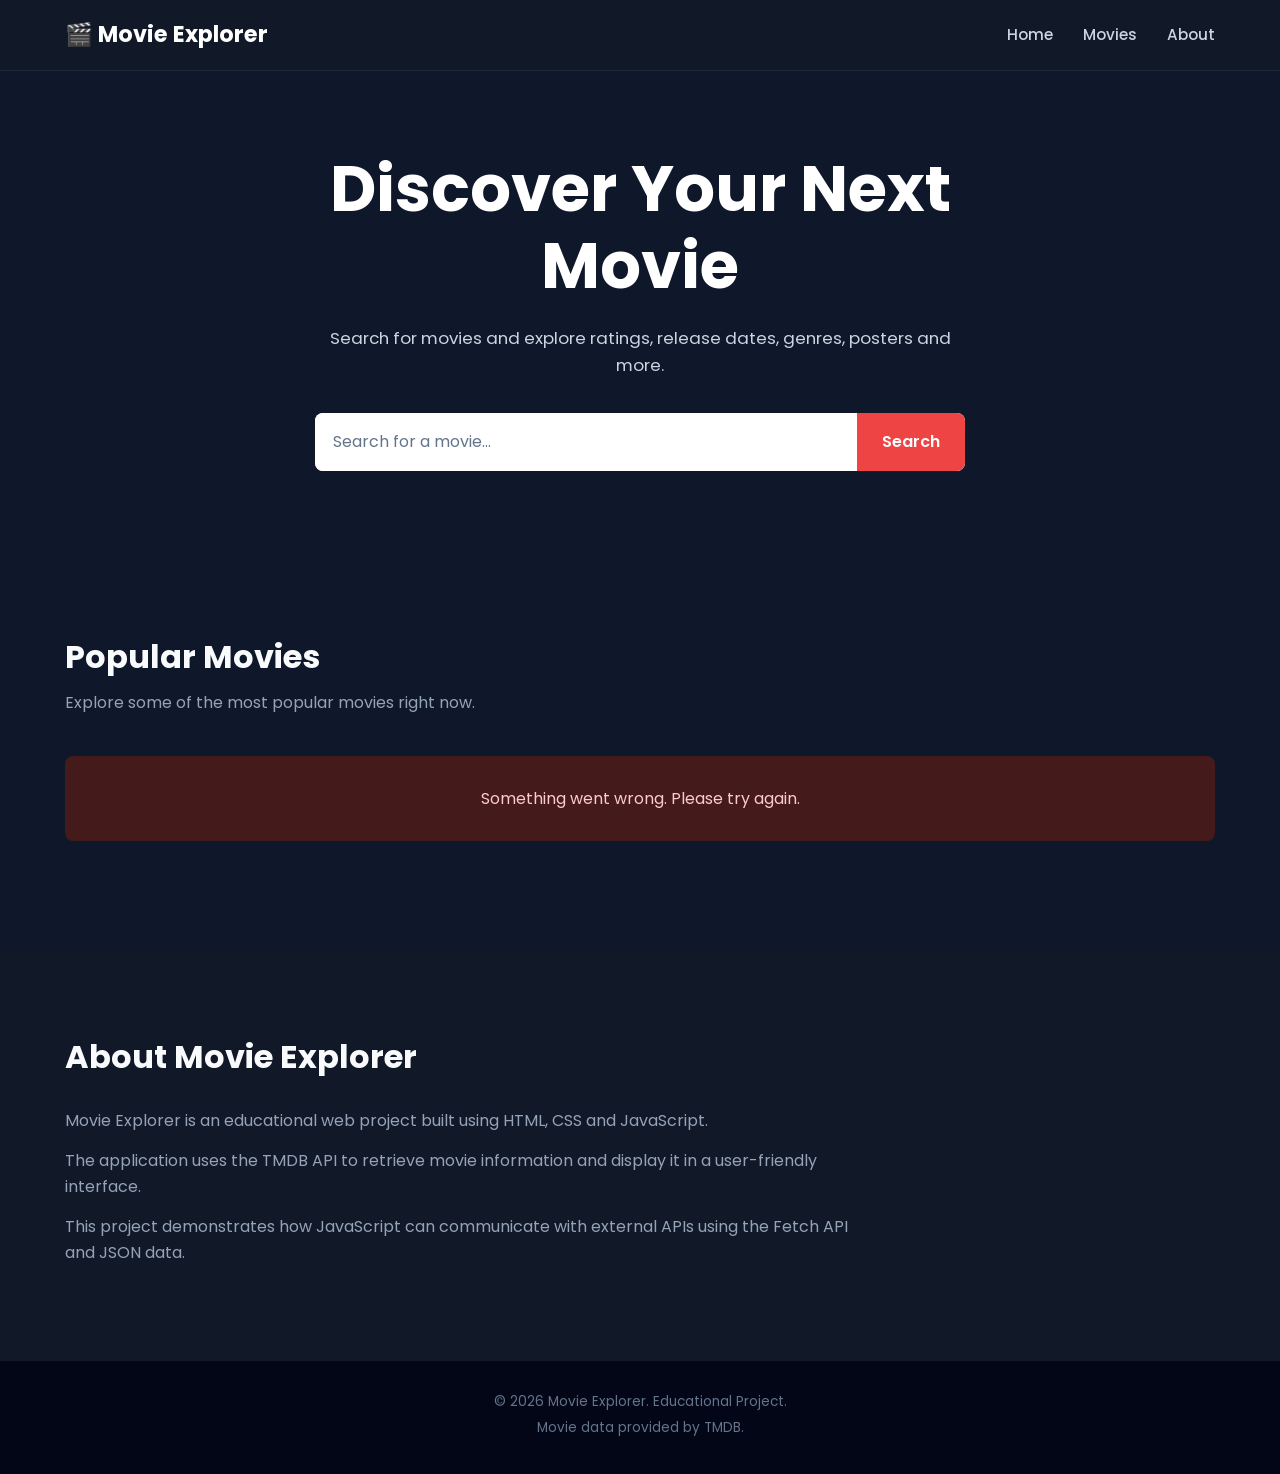
<file: Movie Explorer/index.html>
<!doctype html>
<html lang="en">
  <head>
    <meta charset="UTF-8" />

    <meta name="viewport" content="width=device-width, initial-scale=1.0" />

    <meta
      name="description"
      content="Movie Explorer - Discover movies, ratings, release dates and more."
    />

    <title>Movie Explorer</title>

    <!-- Google Font -->
    <link rel="preconnect" href="https://fonts.googleapis.com" />
    <link rel="preconnect" href="https://fonts.gstatic.com" crossorigin />

    <link
      href="https://fonts.googleapis.com/css2?family=Poppins:wght@300;400;500;600;700&display=swap"
      rel="stylesheet"
    />

    <!-- CSS -->
    <link rel="stylesheet" href="style.css" />
  </head>

  <body>
    <!-- =========================
         HEADER
    ========================== -->
    <header class="site-header">
      <div class="container navbar">
        <!-- Logo -->
        <a href="#" class="logo"> 🎬 Movie Explorer </a>

        <!-- Navigation -->
        <nav class="main-nav" aria-label="Main Navigation">
          <ul>
            <li>
              <a href="#home">Home</a>
            </li>

            <li>
              <a href="#movies">Movies</a>
            </li>

            <li>
              <a href="#about">About</a>
            </li>
          </ul>
        </nav>
      </div>
    </header>

    <!-- =========================
         MAIN CONTENT
    ========================== -->
    <main>
      <!-- =========================
             HERO SECTION
        ========================== -->
      <section id="home" class="hero">
        <div class="container hero-content">
          <h1>Discover Your Next Movie</h1>

          <p>
            Search for movies and explore ratings, release dates, genres,
            posters and more.
          </p>

          <!-- Search -->
          <form class="search-form" id="searchForm">
            <label for="searchInput" class="sr-only">
              Search for a movie
            </label>

            <input
              type="search"
              id="searchInput"
              name="movie"
              placeholder="Search for a movie..."
              autocomplete="off"
            />

            <button type="submit" id="searchBtn">Search</button>
          </form>
        </div>
      </section>

      <!-- =========================
             MOVIES SECTION
        ========================== -->
      <section id="movies" class="movies-section">
        <div class="container">
          <div class="section-header">
            <h2>Popular Movies</h2>

            <p>Explore some of the most popular movies right now.</p>
          </div>

          <!-- Loading State -->
          <div id="loading" class="status-message hidden" aria-live="polite">
            <p>Loading movies...</p>
          </div>

          <!-- Error State -->
          <div
            id="error"
            class="status-message error-message hidden"
            aria-live="assertive"
          >
            <p>Something went wrong. Please try again.</p>
          </div>

          <!-- No Results State -->
          <div id="noResults" class="status-message hidden" aria-live="polite">
            <p>No movies found.</p>
          </div>

          <!-- Movies Grid -->
          <div id="moviesContainer" class="movies-grid">
            <!--
                        Movie cards will be added here
                        using JavaScript.
                    -->
          </div>
        </div>
      </section>

      <!-- =========================
             ABOUT SECTION
        ========================== -->
      <section id="about" class="about-section">
        <div class="container">
          <div class="about-content">
            <h2>About Movie Explorer</h2>

            <p>
              Movie Explorer is an educational web project built using HTML, CSS
              and JavaScript.
            </p>

            <p>
              The application uses the TMDB API to retrieve movie information
              and display it in a user-friendly interface.
            </p>

            <p>
              This project demonstrates how JavaScript can communicate with
              external APIs using the Fetch API and JSON data.
            </p>
          </div>
        </div>
      </section>
    </main>

    <!-- =========================
         FOOTER
    ========================== -->
    <footer class="site-footer">
      <div class="container">
        <p>&copy; 2026 Movie Explorer. Educational Project.</p>

        <p>Movie data provided by TMDB.</p>
      </div>
    </footer>

    <!-- JavaScript -->
    <script src="script.js"></script>
  </body>
</html>
</file>
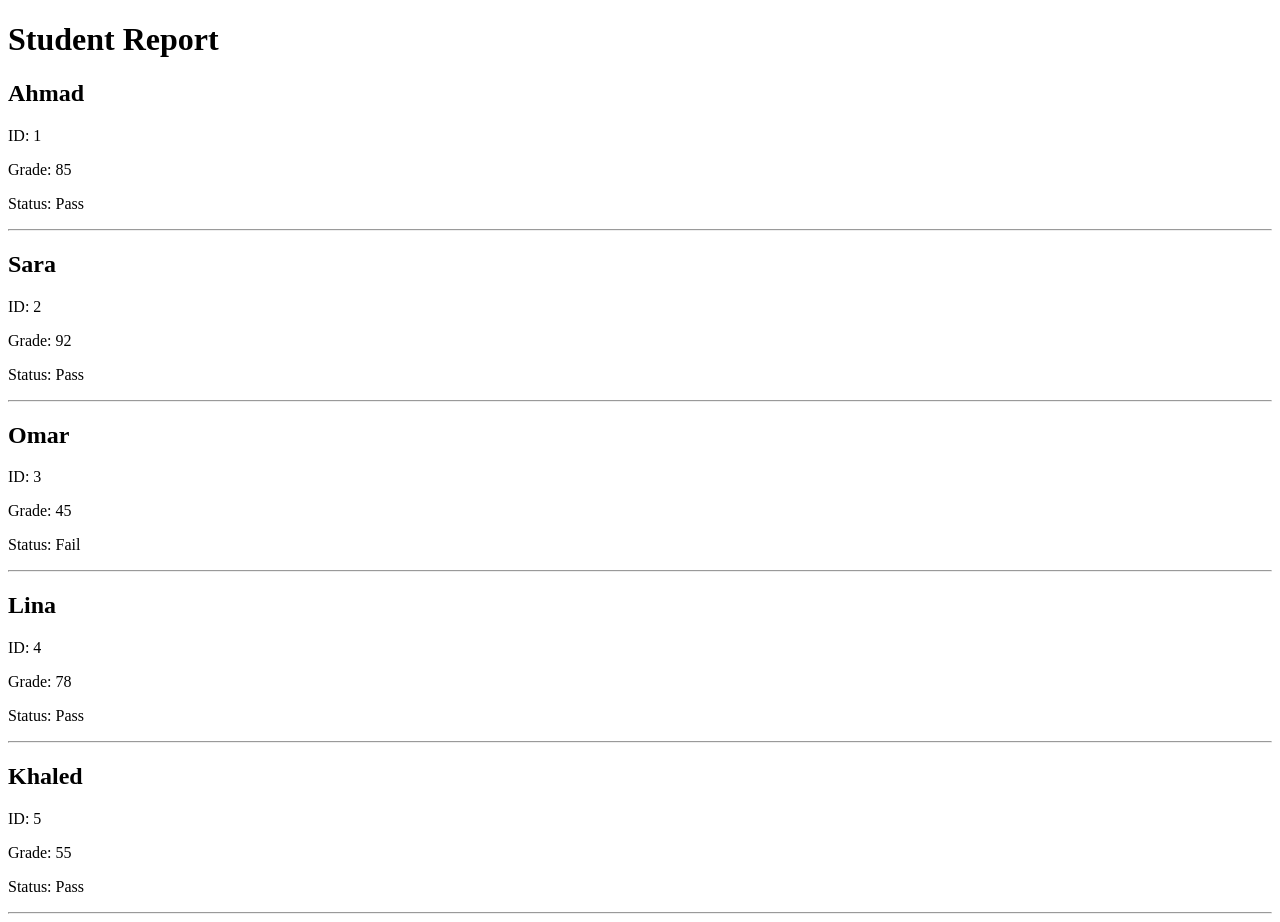
<file: Sun-27-9-2026/index.html>
<!doctype html>
<html>
  <head>
    <title>Student Report</title>
  </head>

  <body>
    <h1>Student Report</h1>

    <div id="reports"></div>
    <script src="script.js"></script>
  </body>
</html>
</file>
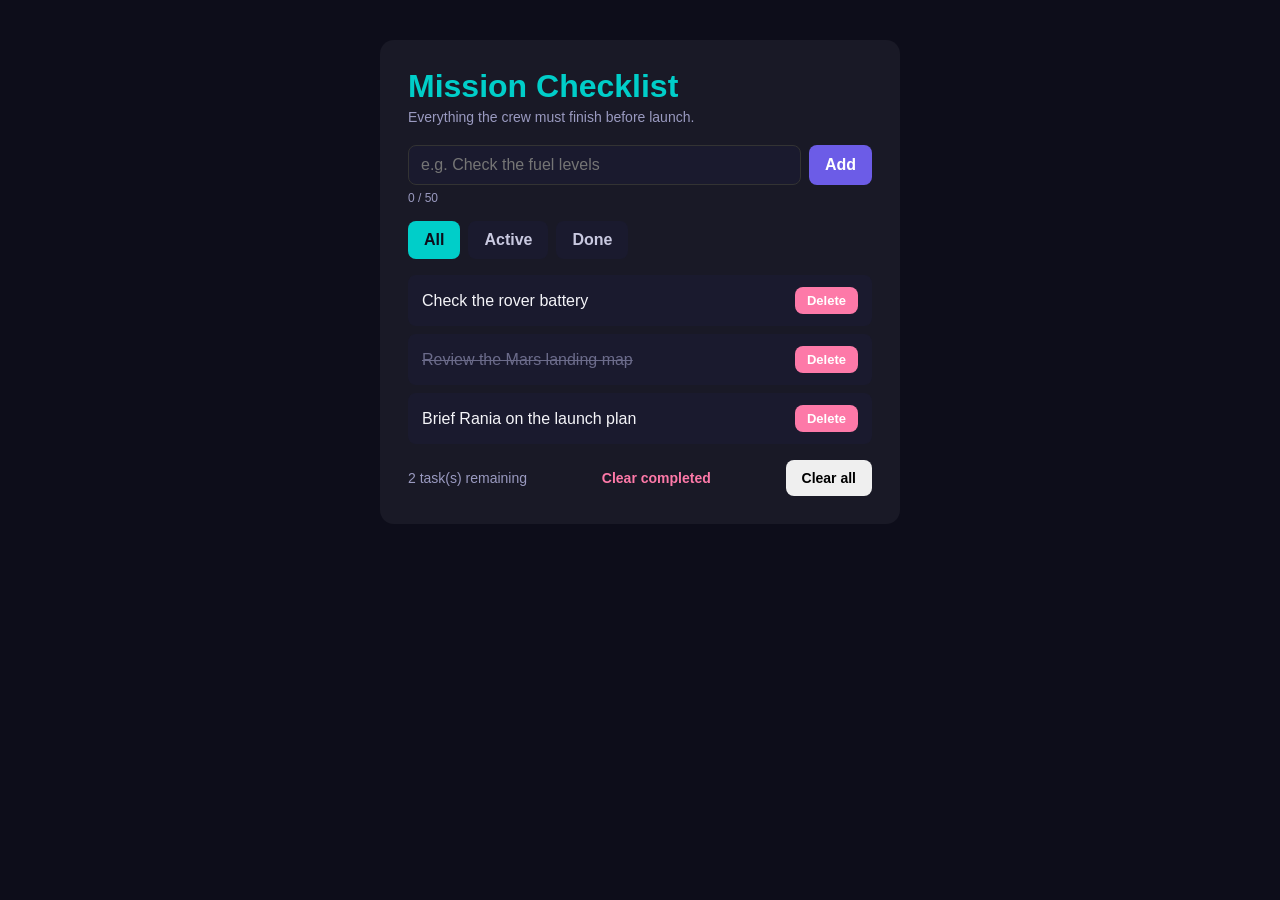
<file: Thu-24-9-2026/index.html>
<!doctype html>
<html lang="en">
  <head>
    <meta charset="UTF-8" />
    <meta name="viewport" content="width=device-width, initial-scale=1.0" />
    <title>Mission Checklist</title>

    <!-- The styling is already done for you. Your job is the JavaScript.
       Notice the classes .done, .hidden, and .active below:
       your code will add and remove them with classList. -->
    <style>
      * {
        margin: 0;
        padding: 0;
        box-sizing: border-box;
      }
      body {
        font-family: "Segoe UI", Arial, sans-serif;
        background: #0d0d1a;
        color: #f4f4f8;
        padding: 40px 16px;
      }
      .app {
        max-width: 520px;
        margin: 0 auto;
        background: rgba(255, 255, 255, 0.05);
        border-radius: 14px;
        padding: 28px;
      }
      h1 {
        color: #00cec9;
        margin-bottom: 4px;
      }
      .subtitle {
        color: #9a9ac0;
        margin-bottom: 20px;
        font-size: 14px;
      }
      form {
        display: flex;
        gap: 8px;
        margin-bottom: 6px;
      }
      input {
        flex: 1;
        padding: 10px 12px;
        border-radius: 8px;
        border: 1px solid #333;
        background: #1a1a2e;
        color: #fff;
        font: inherit;
      }
      button {
        padding: 10px 16px;
        border: none;
        border-radius: 8px;
        cursor: pointer;
        font: inherit;
        font-weight: 600;
      }
      #task-form button {
        background: #6c5ce7;
        color: #fff;
      }
      #char-count {
        font-size: 12px;
        color: #9a9ac0;
        margin-bottom: 16px;
      }
      .filters {
        display: flex;
        gap: 8px;
        margin-bottom: 16px;
      }
      .filter-btn {
        background: #1a1a2e;
        color: #c9c9e0;
      }
      .filter-btn.active {
        background: #00cec9;
        color: #0d0d1a;
      }
      ul {
        list-style: none;
      }
      li {
        display: flex;
        justify-content: space-between;
        align-items: center;
        background: #1a1a2e;
        padding: 12px 14px;
        border-radius: 8px;
        margin-bottom: 8px;
      }
      .task-text {
        cursor: pointer;
        flex: 1;
      }
      li.done .task-text {
        text-decoration: line-through;
        color: #6b6b8a;
      }
      .delete-btn {
        background: #fd79a8;
        color: #fff;
        padding: 6px 12px;
        font-size: 13px;
      }
      .footer {
        display: flex;
        justify-content: space-between;
        align-items: center;
        margin-top: 16px;
        font-size: 14px;
        color: #9a9ac0;
      }
      #clear-done {
        background: transparent;
        color: #fd79a8;
        padding: 0;
      }
      #empty-msg {
        text-align: center;
        color: #6b6b8a;
        padding: 20px 0;
      }
      .hidden {
        display: none;
      }
    </style>
  </head>
  <body>
    <div class="app">
      <h1>Mission Checklist</h1>
      <p class="subtitle">Everything the crew must finish before launch.</p>

      <!-- Form to add a new task -->
      <form id="task-form">
        <input
          type="text"
          id="task-input"
          placeholder="e.g. Check the fuel levels"
          maxlength="50"
        />
        <button type="submit">Add</button>
      </form>
      <p id="char-count">0 / 50</p>

      <!-- Filter buttons (used in the BONUS steps).
         data-filter stores which filter each button applies. -->
      <div class="filters">
        <button class="filter-btn active" data-filter="all">All</button>
        <button class="filter-btn" data-filter="active">Active</button>
        <button class="filter-btn" data-filter="done">Done</button>
      </div>

      <!-- EMPTY on purpose: your JavaScript builds the items -->
      <ul id="task-list"></ul>

      <!-- Shown only when there are no tasks at all -->
      <p id="empty-msg" class="hidden">
        No tasks yet. Add your first mission task.
      </p>

      <div class="footer">
        <span id="counter">0 task(s) remaining</span>
        <button id="clear-done">Clear completed</button>
        <button id="clear-all">Clear all</button>
      </div>
    </div>

    <!-- Script at the end of body, so all elements exist first -->
    <script src="script.js"></script>
  </body>
</html>
</file>
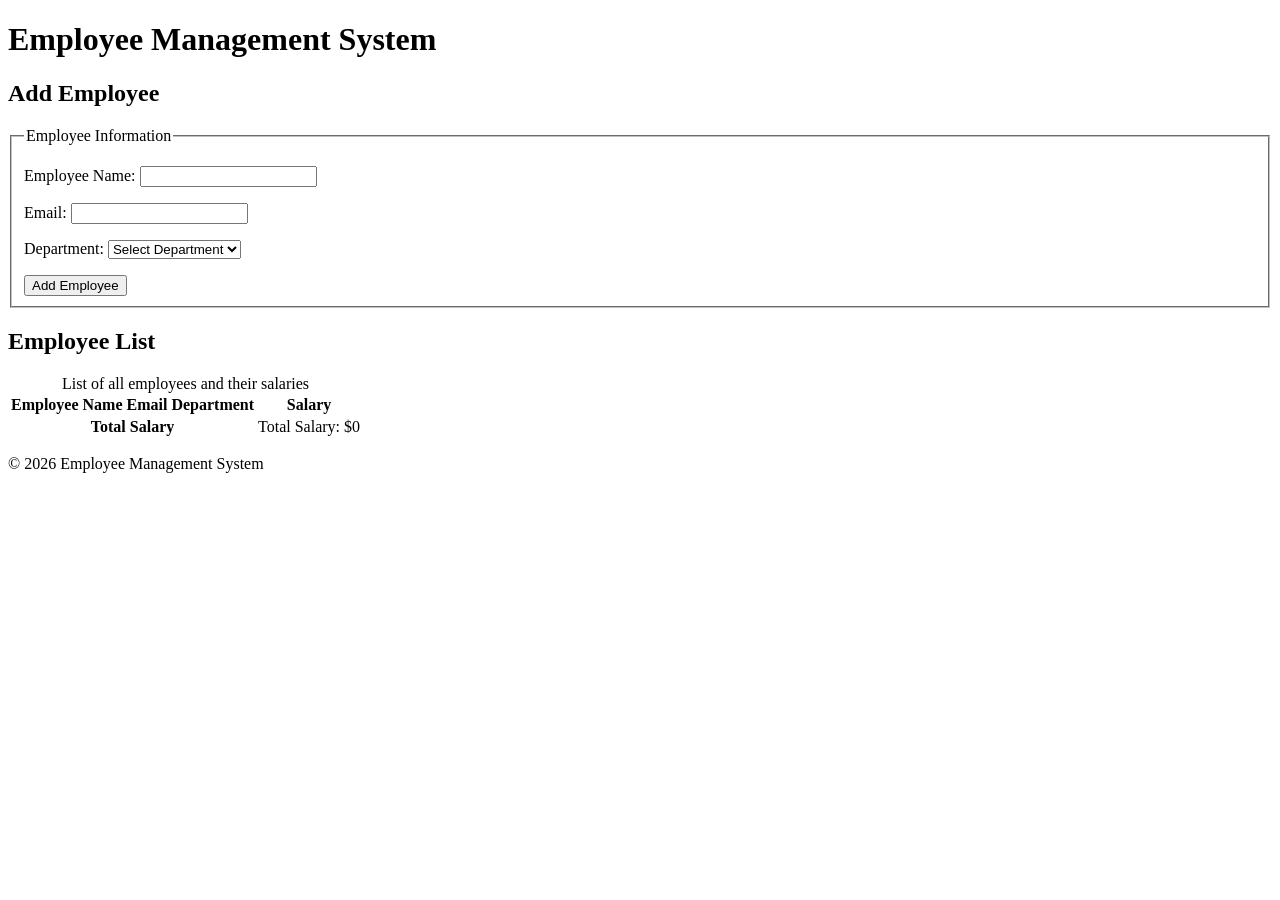
<file: Tue-29-9-2026/index.html>
<!doctype html>
<html lang="en">
  <head>
    <meta charset="UTF-8" />
    <meta name="viewport" content="width=device-width, initial-scale=1.0" />

    <title>Employee Management System</title>
  </head>

  <body>
    <header>
      <h1>Employee Management System</h1>
    </header>

    <main>
      <section aria-labelledby="employee-form-title">
        <h2 id="employee-form-title">Add Employee</h2>

        <form id="employeeForm">
          <fieldset>
            <legend>Employee Information</legend>

            <p>
              <label for="name">Employee Name:</label>
              <input type="text" id="name" name="name" required />
            </p>

            <p>
              <label for="email">Email:</label>
              <input type="email" id="email" name="email" required />
            </p>

            <p>
              <label for="department">Department:</label>

              <select id="department" name="department" required>
                <option value="">Select Department</option>
                <option value="IT">IT</option>
                <option value="HR">HR</option>
                <option value="Finance">Finance</option>
                <option value="Marketing">Marketing</option>
              </select>
            </p>

            <button type="submit">Add Employee</button>
          </fieldset>
        </form>
      </section>

      <section aria-labelledby="employee-list-title">
        <h2 id="employee-list-title">Employee List</h2>

        <table>
          <caption>
            List of all employees and their salaries
          </caption>

          <thead>
            <tr>
              <th scope="col">Employee Name</th>
              <th scope="col">Email</th>
              <th scope="col">Department</th>
              <th scope="col">Salary</th>
            </tr>
          </thead>

          <tbody id="employeeTableBody">
            <!-- Employees will be added here using JavaScript -->
          </tbody>

          <tfoot>
            <tr>
              <th scope="row" colspan="3">Total Salary</th>

              <td id="totalSalary">$0</td>
            </tr>
          </tfoot>
        </table>
      </section>
    </main>

    <footer>
      <p>&copy; 2026 Employee Management System</p>
    </footer>

    <script src="script.js"></script>
  </body>
</html>
</file>
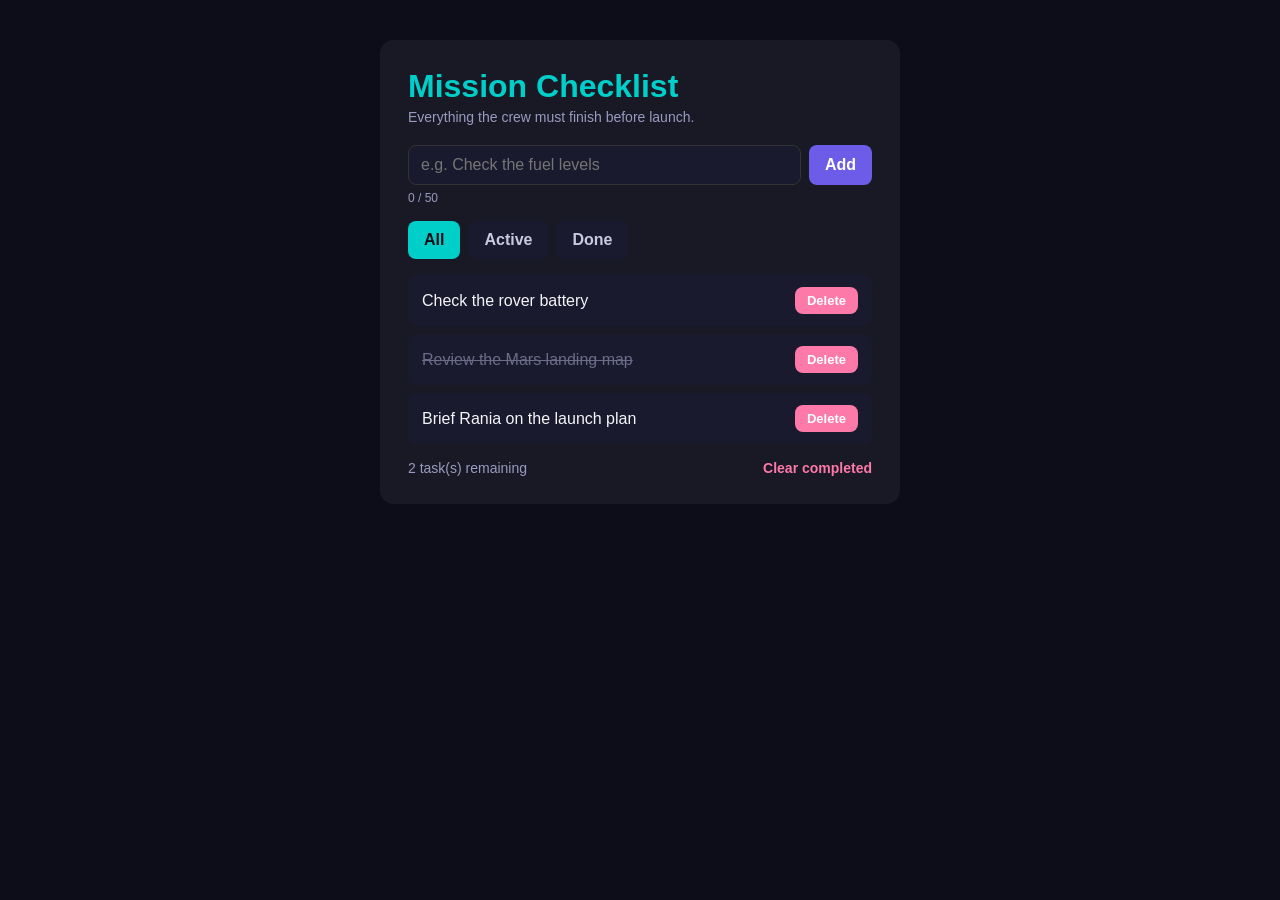
<file: Mon-21-9-2026/JS-DOM-Manipulation-Exercise/index.html>
<!doctype html>
<html lang="en">
  <head>
    <meta charset="UTF-8" />
    <meta name="viewport" content="width=device-width, initial-scale=1.0" />
    <title>Mission Checklist</title>

    <!-- The styling is already done for you. Your job is the JavaScript.
       Notice the classes .done, .hidden, and .active below:
       your code will add and remove them with classList. -->
    <style>
      * {
        margin: 0;
        padding: 0;
        box-sizing: border-box;
      }
      body {
        font-family: "Segoe UI", Arial, sans-serif;
        background: #0d0d1a;
        color: #f4f4f8;
        padding: 40px 16px;
      }
      .app {
        max-width: 520px;
        margin: 0 auto;
        background: rgba(255, 255, 255, 0.05);
        border-radius: 14px;
        padding: 28px;
      }
      h1 {
        color: #00cec9;
        margin-bottom: 4px;
      }
      .subtitle {
        color: #9a9ac0;
        margin-bottom: 20px;
        font-size: 14px;
      }
      form {
        display: flex;
        gap: 8px;
        margin-bottom: 6px;
      }
      input {
        flex: 1;
        padding: 10px 12px;
        border-radius: 8px;
        border: 1px solid #333;
        background: #1a1a2e;
        color: #fff;
        font: inherit;
      }
      button {
        padding: 10px 16px;
        border: none;
        border-radius: 8px;
        cursor: pointer;
        font: inherit;
        font-weight: 600;
      }
      #task-form button {
        background: #6c5ce7;
        color: #fff;
      }
      #char-count {
        font-size: 12px;
        color: #9a9ac0;
        margin-bottom: 16px;
      }
      .filters {
        display: flex;
        gap: 8px;
        margin-bottom: 16px;
      }
      .filter-btn {
        background: #1a1a2e;
        color: #c9c9e0;
      }
      .filter-btn.active {
        background: #00cec9;
        color: #0d0d1a;
      }
      ul {
        list-style: none;
      }
      li {
        display: flex;
        justify-content: space-between;
        align-items: center;
        background: #1a1a2e;
        padding: 12px 14px;
        border-radius: 8px;
        margin-bottom: 8px;
      }
      .task-text {
        cursor: pointer;
        flex: 1;
      }
      li.done .task-text {
        text-decoration: line-through;
        color: #6b6b8a;
      }
      .delete-btn {
        background: #fd79a8;
        color: #fff;
        padding: 6px 12px;
        font-size: 13px;
      }
      .footer {
        display: flex;
        justify-content: space-between;
        align-items: center;
        margin-top: 16px;
        font-size: 14px;
        color: #9a9ac0;
      }
      #clear-done {
        background: transparent;
        color: #fd79a8;
        padding: 0;
      }
      #empty-msg {
        text-align: center;
        color: #6b6b8a;
        padding: 20px 0;
      }
      .hidden {
        display: none;
      }
    </style>
  </head>
  <body>
    <div class="app">
      <h1>Mission Checklist</h1>
      <p class="subtitle">Everything the crew must finish before launch.</p>

      <!-- Form to add a new task -->
      <form id="task-form">
        <input
          type="text"
          id="task-input"
          placeholder="e.g. Check the fuel levels"
          maxlength="50"
        />
        <button type="submit">Add</button>
      </form>
      <p id="char-count">0 / 50</p>

      <!-- Filter buttons (used in the BONUS steps).
         data-filter stores which filter each button applies. -->
      <div class="filters">
        <button class="filter-btn active" data-filter="all">All</button>
        <button class="filter-btn" data-filter="active">Active</button>
        <button class="filter-btn" data-filter="done">Done</button>
      </div>

      <!-- EMPTY on purpose: your JavaScript builds the items -->
      <ul id="task-list"></ul>

      <!-- Shown only when there are no tasks at all -->
      <p id="empty-msg" class="hidden">
        No tasks yet. Add your first mission task.
      </p>

      <div class="footer">
        <span id="counter">0 task(s) remaining</span>
        <button id="clear-done">Clear completed</button>
      </div>
    </div>

    <!-- Script at the end of body, so all elements exist first -->
    <script src="script.js"></script>
  </body>
</html>
</file>
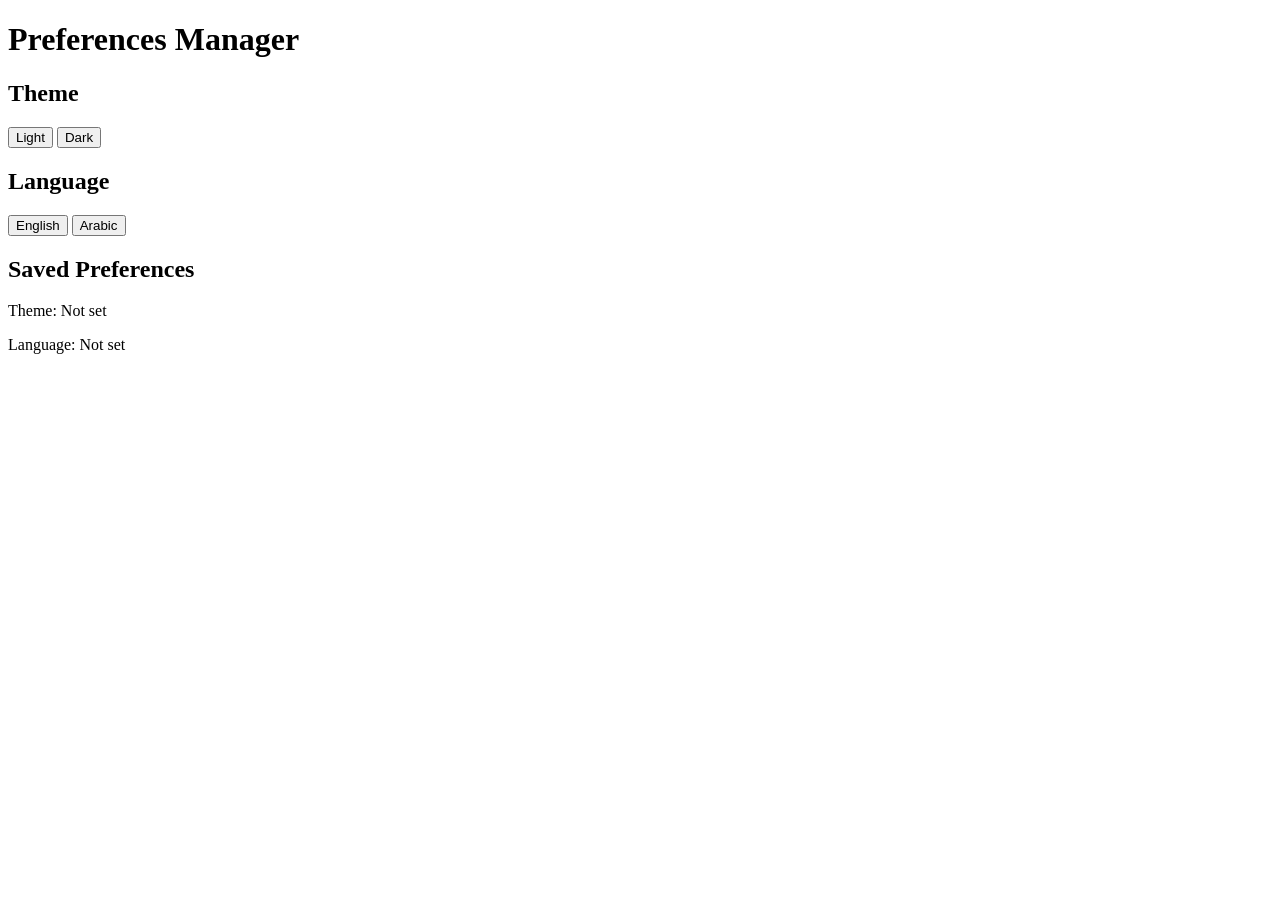
<file: Sun-27-9-2026/Cookies and Preferences Manager/index.html>
<!doctype html>
<html lang="en">
  <head>
    <meta charset="UTF-8" />
    <meta name="viewport" content="width=device-width, initial-scale=1.0" />
    <title>Preferences Manager</title>
  </head>
  <body>
    <h1>Preferences Manager</h1>

    <h2>Theme</h2>

    <button onclick="setTheme('light')">Light</button>
    <button onclick="setTheme('dark')">Dark</button>

    <h2>Language</h2>

    <button onclick="setLanguage('English')">English</button>
    <button onclick="setLanguage('Arabic')">Arabic</button>

    <h2>Saved Preferences</h2>

    <div id="preferences"></div>

    <script src="script.js"></script>
  </body>
</html>
</file>
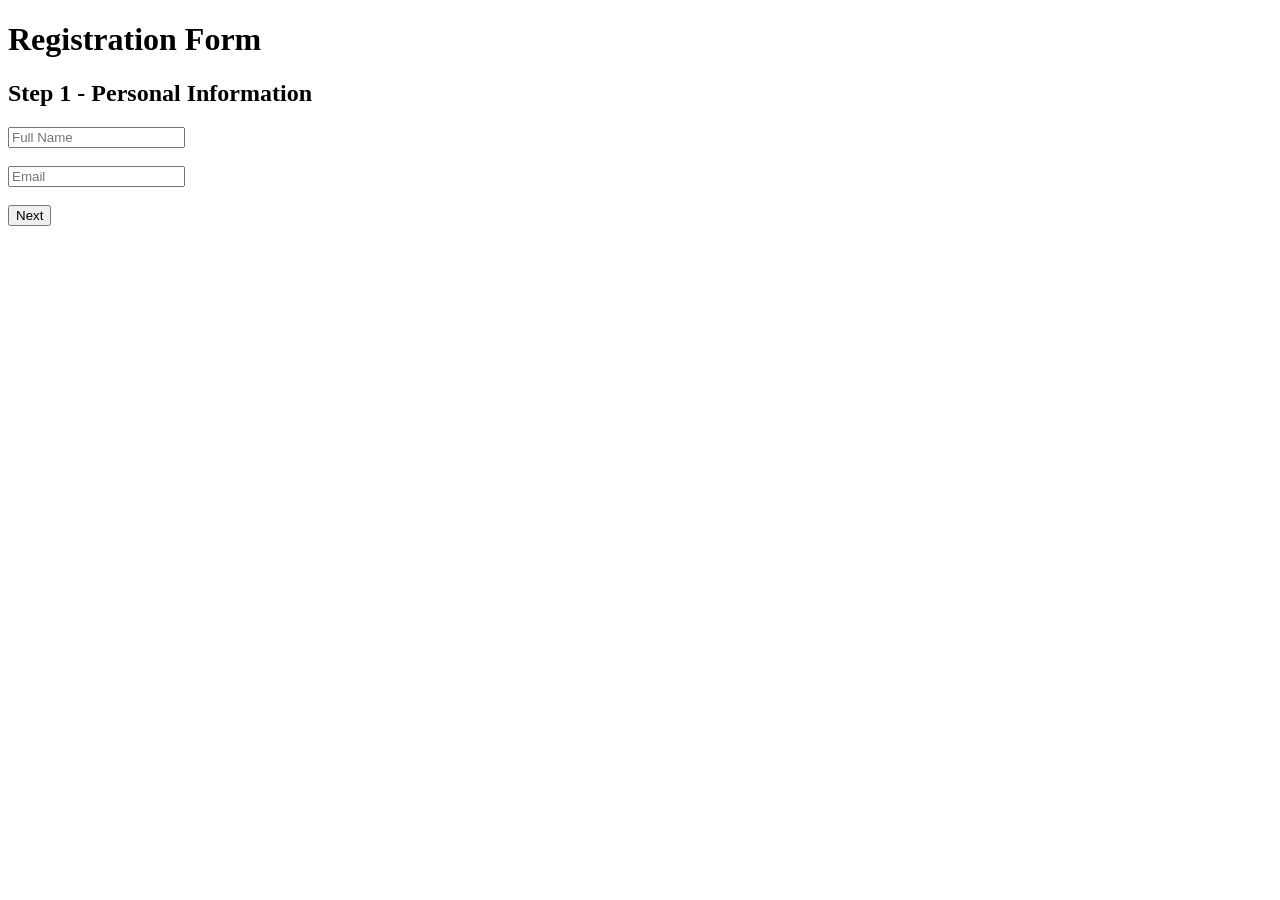
<file: Sun-27-9-2026/Session Storage Multi-Step Form/index.html>
<!doctype html>
<html lang="en">
  <head>
    <meta charset="UTF-8" />
    <meta name="viewport" content="width=device-width, initial-scale=1.0" />
    <title>Registration Form</title>
  </head>
  <body>
    <h1>Registration Form</h1>

    <!-- Step 1 -->
    <div id="step1">
      <h2>Step 1 - Personal Information</h2>

      <input type="text" id="name" placeholder="Full Name" />
      <br /><br />

      <input type="email" id="email" placeholder="Email" />
      <br /><br />

      <button onclick="nextStep()">Next</button>
    </div>

    <!-- Step 2 -->
    <div id="step2" style="display: none">
      <h2>Step 2 - Educational Information</h2>

      <input type="text" id="university" placeholder="University" />
      <br /><br />

      <input type="text" id="major" placeholder="Major" />
      <br /><br />

      <button onclick="previousStep()">Back</button>
      <button onclick="nextStep()">Next</button>
    </div>

    <!-- Step 3 -->
    <div id="step3" style="display: none">
      <h2>Step 3 - Review & Confirm</h2>

      <div id="review"></div>

      <br />

      <button onclick="previousStep()">Back</button>
      <button onclick="confirmForm()">Confirm</button>
    </div>

    <script src="script.js"></script>
  </body>
</html>
</file>
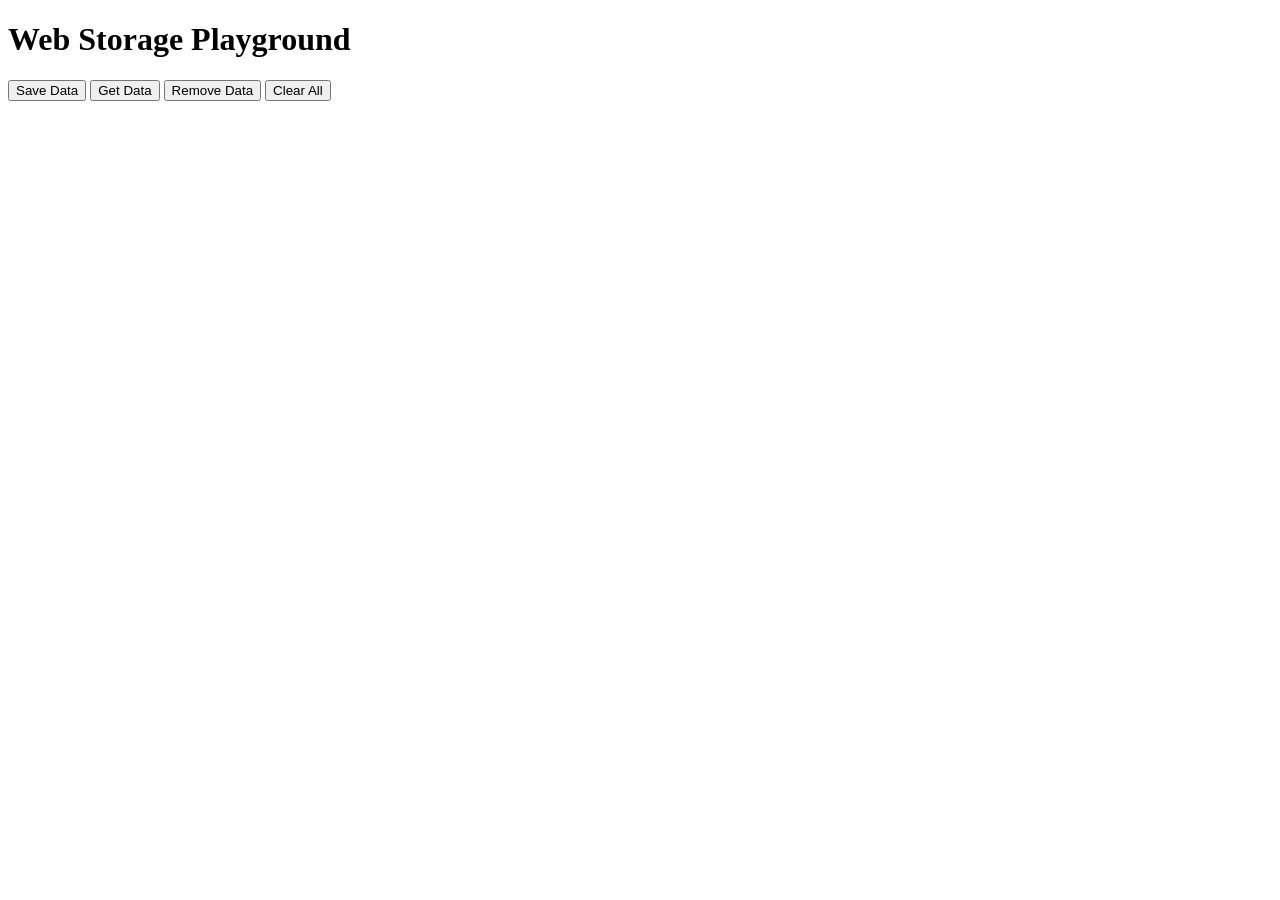
<file: Sun-27-9-2026/Web Storage Methods/index.html>
<!doctype html>
<html>
  <head>
    <title>Storage Playground</title>
  </head>

  <body>
    <h1>Web Storage Playground</h1>

    <button onclick="saveData()">Save Data</button>
    <button onclick="getData()">Get Data</button>
    <button onclick="removeData()">Remove Data</button>
    <button onclick="clearStorage()">Clear All</button>

    <p id="output"></p>

    <script src="script.js"></script>
  </body>
</html>
</file>
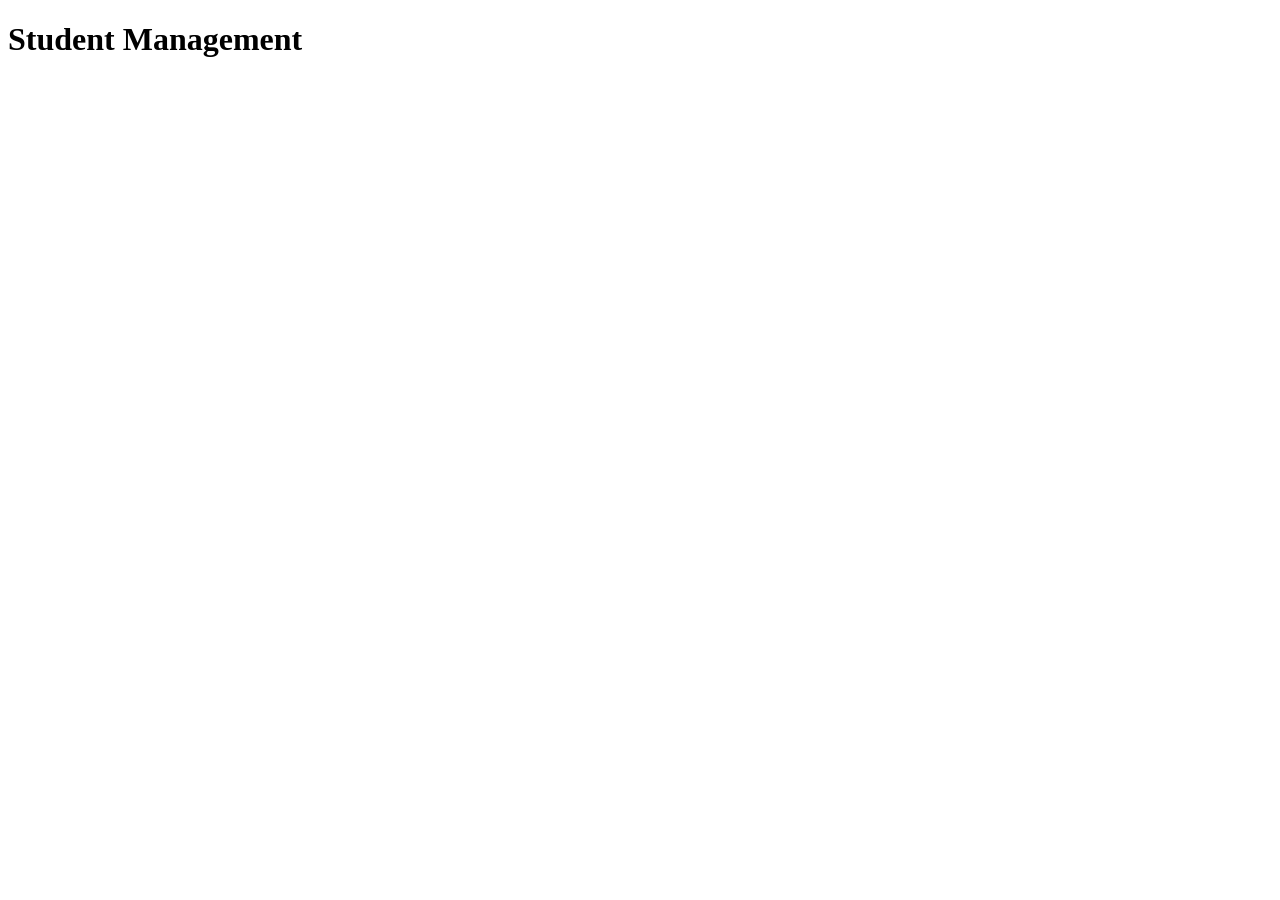
<file: Sun-27-9-2026/student.html>
<!doctype html>
<html>
  <head>
    <title>Student Management</title>
  </head>

  <body>
    <h1>Student Management</h1>

    <div id="students"></div>

    <!-- type="module" is required -->
    <script type="module" src="app.js"></script>
  </body>
</html>
</file>
<file: Movie Explorer/style.css>
/* =========================================================
   1. RESET & GLOBAL STYLES
========================================================= */

* {
  margin: 0;
  padding: 0;
  box-sizing: border-box;
}

html {
  scroll-behavior: smooth;
}

body {
  font-family: "Poppins", sans-serif;
  background-color: #0f172a;
  color: #f8fafc;
  line-height: 1.6;
}

a {
  text-decoration: none;
  color: inherit;
}

ul {
  list-style: none;
}

button,
input {
  font: inherit;
}

.container {
  width: min(1150px, 90%);
  margin: 0 auto;
}

/* =========================================================
   2. ACCESSIBILITY
========================================================= */

.sr-only {
  position: absolute;
  width: 1px;
  height: 1px;
  padding: 0;
  margin: -1px;
  overflow: hidden;
  clip: rect(0, 0, 0, 0);
  white-space: nowrap;
  border: 0;
}

/* =========================================================
   3. HEADER
========================================================= */

.site-header {
  background-color: #111827;
  border-bottom: 1px solid #1e293b;

  position: sticky;
  top: 0;
  z-index: 1000;
}

.navbar {
  min-height: 70px;

  display: flex;
  align-items: center;
  justify-content: space-between;
}

/* Logo */

.logo {
  font-size: 1.4rem;
  font-weight: 700;
  color: #ffffff;

  transition: opacity 0.3s ease;
}

.logo:hover {
  opacity: 0.8;
}

/* Navigation */

.main-nav ul {
  display: flex;
  align-items: center;
  gap: 30px;
}

.main-nav a {
  color: #cbd5e1;
  font-size: 0.95rem;
  font-weight: 500;

  transition:
    color 0.3s ease,
    transform 0.3s ease;
}

.main-nav a:hover {
  color: #ef4444;
}

/* =========================================================
   4. HERO SECTION
========================================================= */

.hero {
  min-height: 480px;

  display: flex;
  align-items: center;
  justify-content: center;

  text-align: center;

  background: linear-gradient(rgba(15, 23, 42, 0.88), rgba(15, 23, 42, 0.95));

  padding: 80px 0;
}

.hero-content {
  max-width: 800px;
}

.hero h1 {
  font-size: clamp(2.2rem, 5vw, 4rem);
  line-height: 1.2;

  margin-bottom: 20px;

  color: #ffffff;
}

.hero p {
  max-width: 650px;

  margin: 0 auto 35px;

  color: #cbd5e1;

  font-size: 1.05rem;
}

/* =========================================================
   5. SEARCH FORM
========================================================= */

.search-form {
  width: min(650px, 100%);

  margin: 0 auto;

  display: flex;

  background-color: #ffffff;

  border-radius: 8px;

  overflow: hidden;
}

.search-form input {
  flex: 1;

  border: none;
  outline: none;

  padding: 16px 18px;

  color: #111827;

  background-color: #ffffff;
}

.search-form input::placeholder {
  color: #64748b;
}

.search-form button {
  border: none;

  padding: 0 25px;

  background-color: #ef4444;

  color: #ffffff;

  font-weight: 600;

  cursor: pointer;

  transition: background-color 0.3s ease;
}

.search-form button:hover {
  background-color: #dc2626;
}

/* =========================================================
   6. MOVIES SECTION
========================================================= */

.movies-section {
  padding: 80px 0;
}

.section-header {
  margin-bottom: 40px;
}

.section-header h2 {
  font-size: 2rem;

  margin-bottom: 8px;
}

.section-header p {
  color: #94a3b8;
}

/* =========================================================
   7. MOVIES GRID
========================================================= */

.movies-grid {
  display: grid;

  grid-template-columns: repeat(auto-fill, minmax(200px, 1fr));

  gap: 25px;
}

/* =========================================================
   8. MOVIE CARD
========================================================= */

.movie-card {
  background-color: #1e293b;

  border-radius: 10px;

  overflow: hidden;

  transition:
    transform 0.3s ease,
    box-shadow 0.3s ease;
}

.movie-card:hover {
  transform: translateY(-6px);

  box-shadow: 0 15px 30px rgba(0, 0, 0, 0.25);
}

/* Movie Poster */

.movie-card img {
  width: 100%;

  height: 300px;

  object-fit: cover;

  display: block;
}

/* Movie Information */

.movie-info {
  padding: 18px;
}

.movie-title {
  font-size: 1rem;

  font-weight: 600;

  margin-bottom: 10px;

  color: #ffffff;
}

.movie-meta {
  display: flex;

  justify-content: space-between;

  gap: 10px;

  margin-bottom: 10px;

  color: #cbd5e1;

  font-size: 0.85rem;
}

.movie-rating {
  color: #facc15;

  font-weight: 600;
}

.movie-overview {
  color: #94a3b8;

  font-size: 0.85rem;

  display: -webkit-box;

  -webkit-line-clamp: 3;
  -webkit-box-orient: vertical;

  overflow: hidden;
}

/* =========================================================
   9. STATUS MESSAGES
========================================================= */

.status-message {
  text-align: center;

  padding: 30px;

  margin-bottom: 30px;

  border-radius: 8px;

  background-color: #1e293b;

  color: #cbd5e1;
}

.error-message {
  background-color: #451a1a;

  color: #fecaca;
}

/* Hide elements */

.hidden {
  display: none;
}

/* =========================================================
   10. ABOUT SECTION
========================================================= */

.about-section {
  padding: 80px 0;

  background-color: #111827;
}

.about-content {
  max-width: 800px;
}

.about-content h2 {
  font-size: 2rem;

  margin-bottom: 25px;
}

.about-content p {
  color: #94a3b8;

  margin-bottom: 15px;
}

/* =========================================================
   11. FOOTER
========================================================= */

.site-footer {
  padding: 30px 0;

  background-color: #020617;

  text-align: center;

  color: #64748b;

  font-size: 0.85rem;
}

.site-footer p {
  margin-bottom: 5px;
}

/* =========================================================
   12. RESPONSIVE DESIGN
========================================================= */

@media (max-width: 768px) {
  .navbar {
    flex-direction: column;

    justify-content: center;

    gap: 15px;

    padding: 15px 0;
  }

  .main-nav ul {
    gap: 20px;
  }

  .hero {
    min-height: 400px;

    padding: 60px 0;
  }

  .hero h1 {
    font-size: 2.4rem;
  }

  .hero p {
    font-size: 0.95rem;
  }

  .search-form {
    flex-direction: column;

    background-color: transparent;

    gap: 10px;
  }

  .search-form input {
    border-radius: 8px;

    padding: 15px;
  }

  .search-form button {
    padding: 14px;

    border-radius: 8px;
  }

  .movies-section,
  .about-section {
    padding: 60px 0;
  }

  .movies-grid {
    grid-template-columns: repeat(auto-fill, minmax(160px, 1fr));

    gap: 18px;
  }

  .movie-card img {
    height: 240px;
  }
}

@media (max-width: 480px) {
  .main-nav ul {
    gap: 15px;
  }

  .main-nav a {
    font-size: 0.85rem;
  }

  .hero h1 {
    font-size: 2rem;
  }

  .movies-grid {
    grid-template-columns: repeat(2, 1fr);

    gap: 12px;
  }

  .movie-card img {
    height: 220px;
  }

  .movie-info {
    padding: 12px;
  }

  .movie-title {
    font-size: 0.9rem;
  }

  .movie-meta {
    flex-direction: column;

    gap: 3px;
  }
}
</file>
